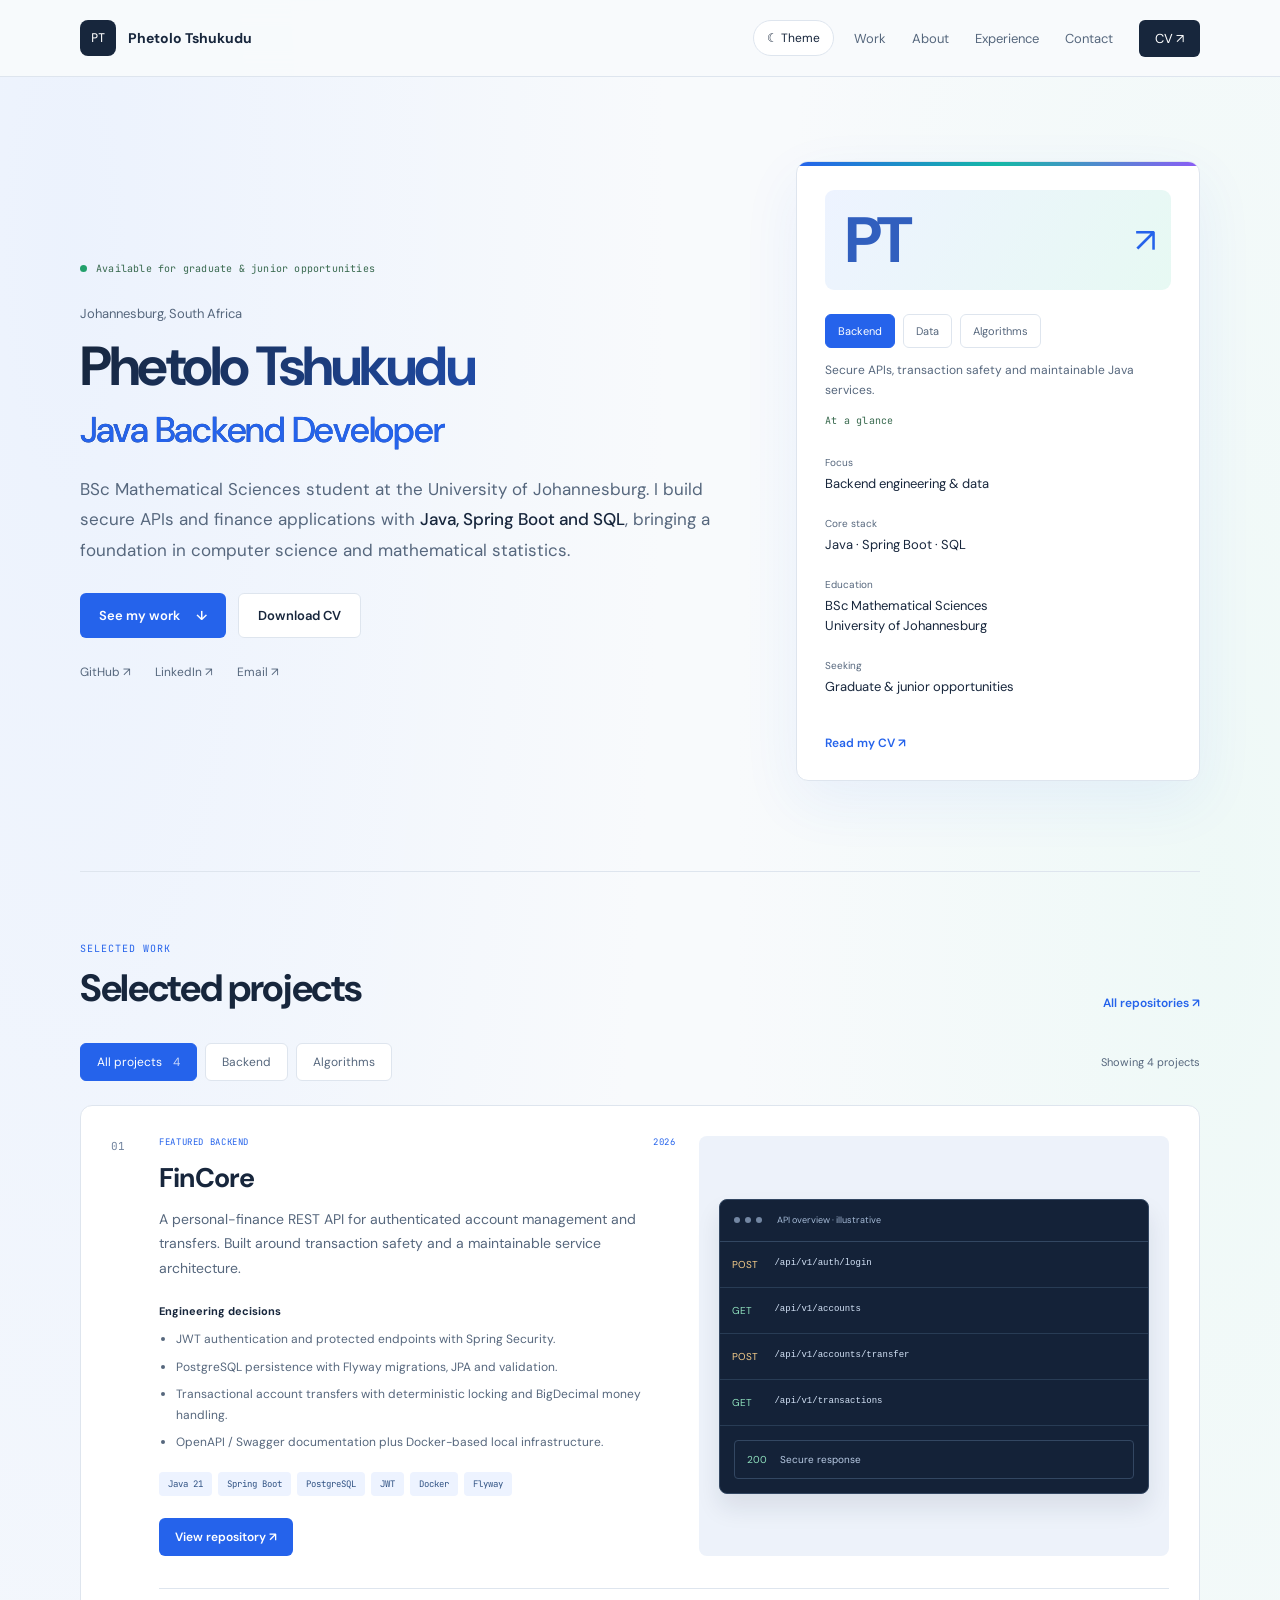
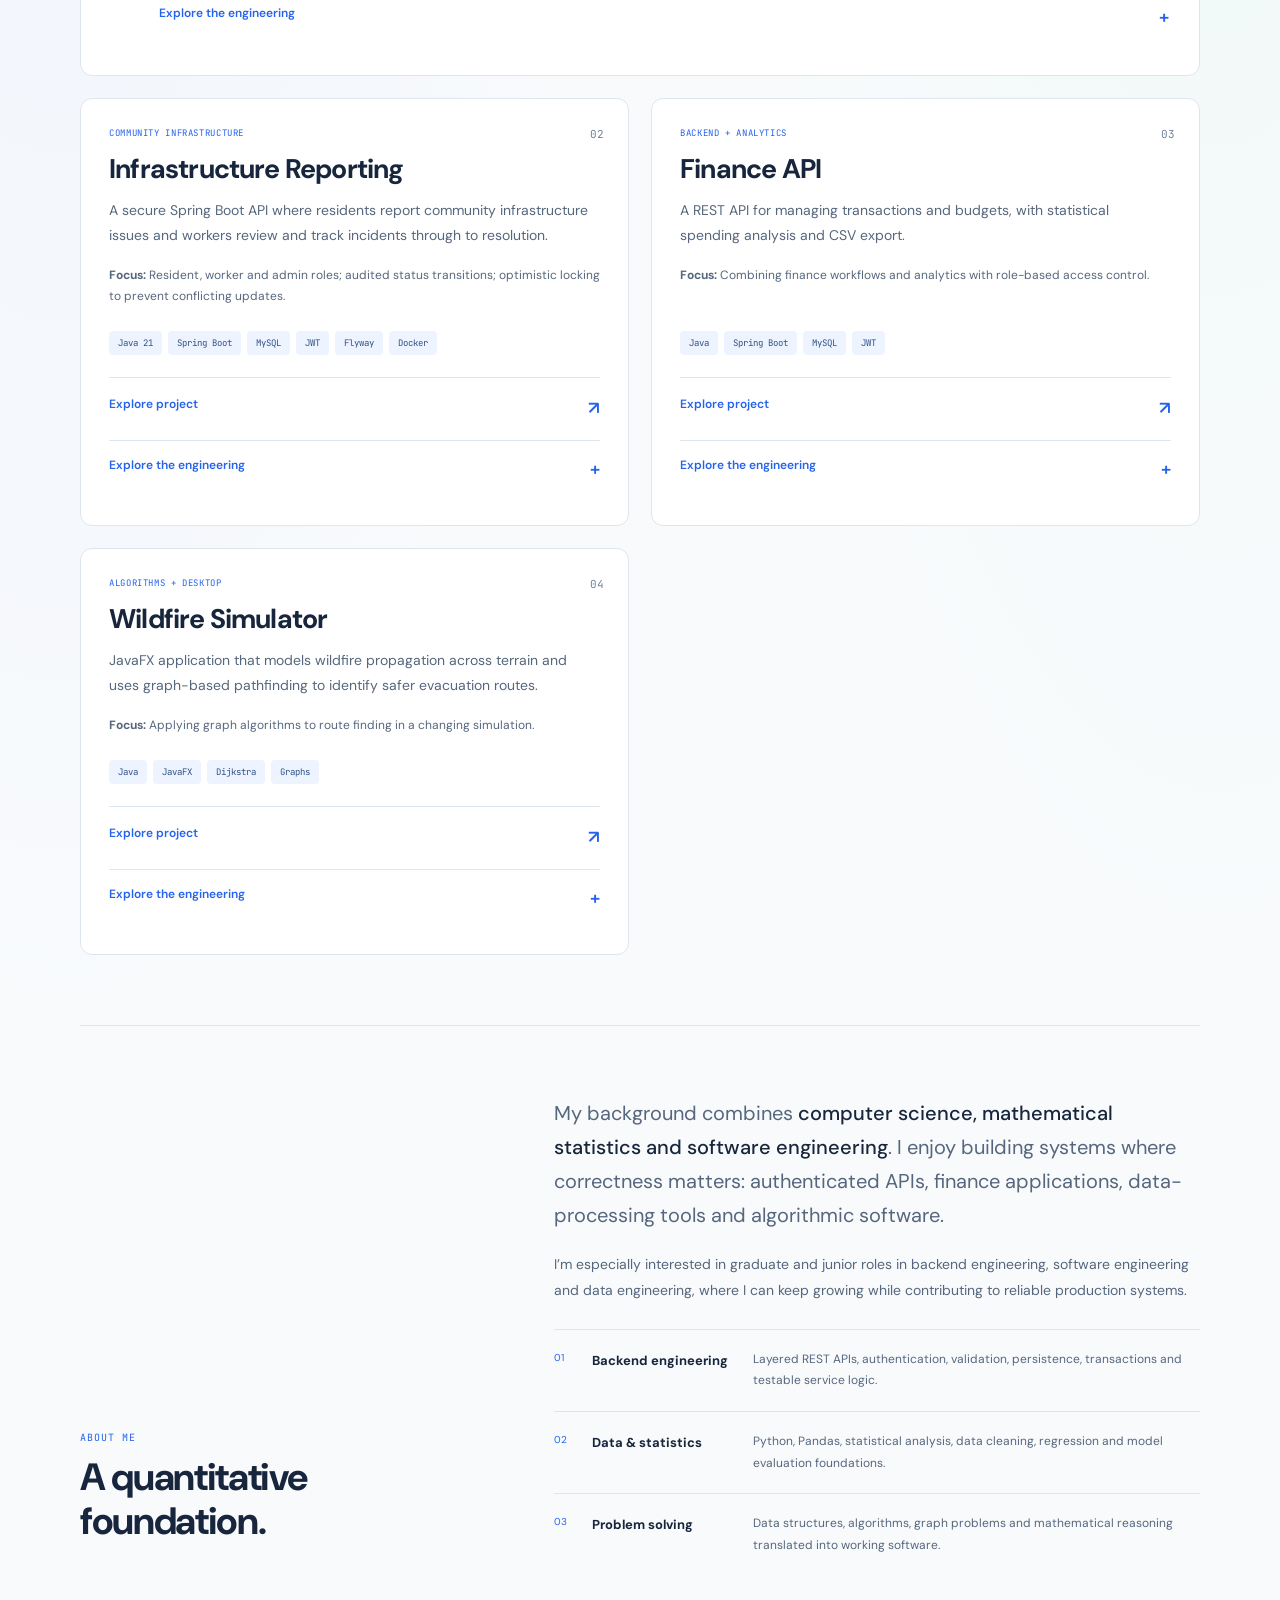
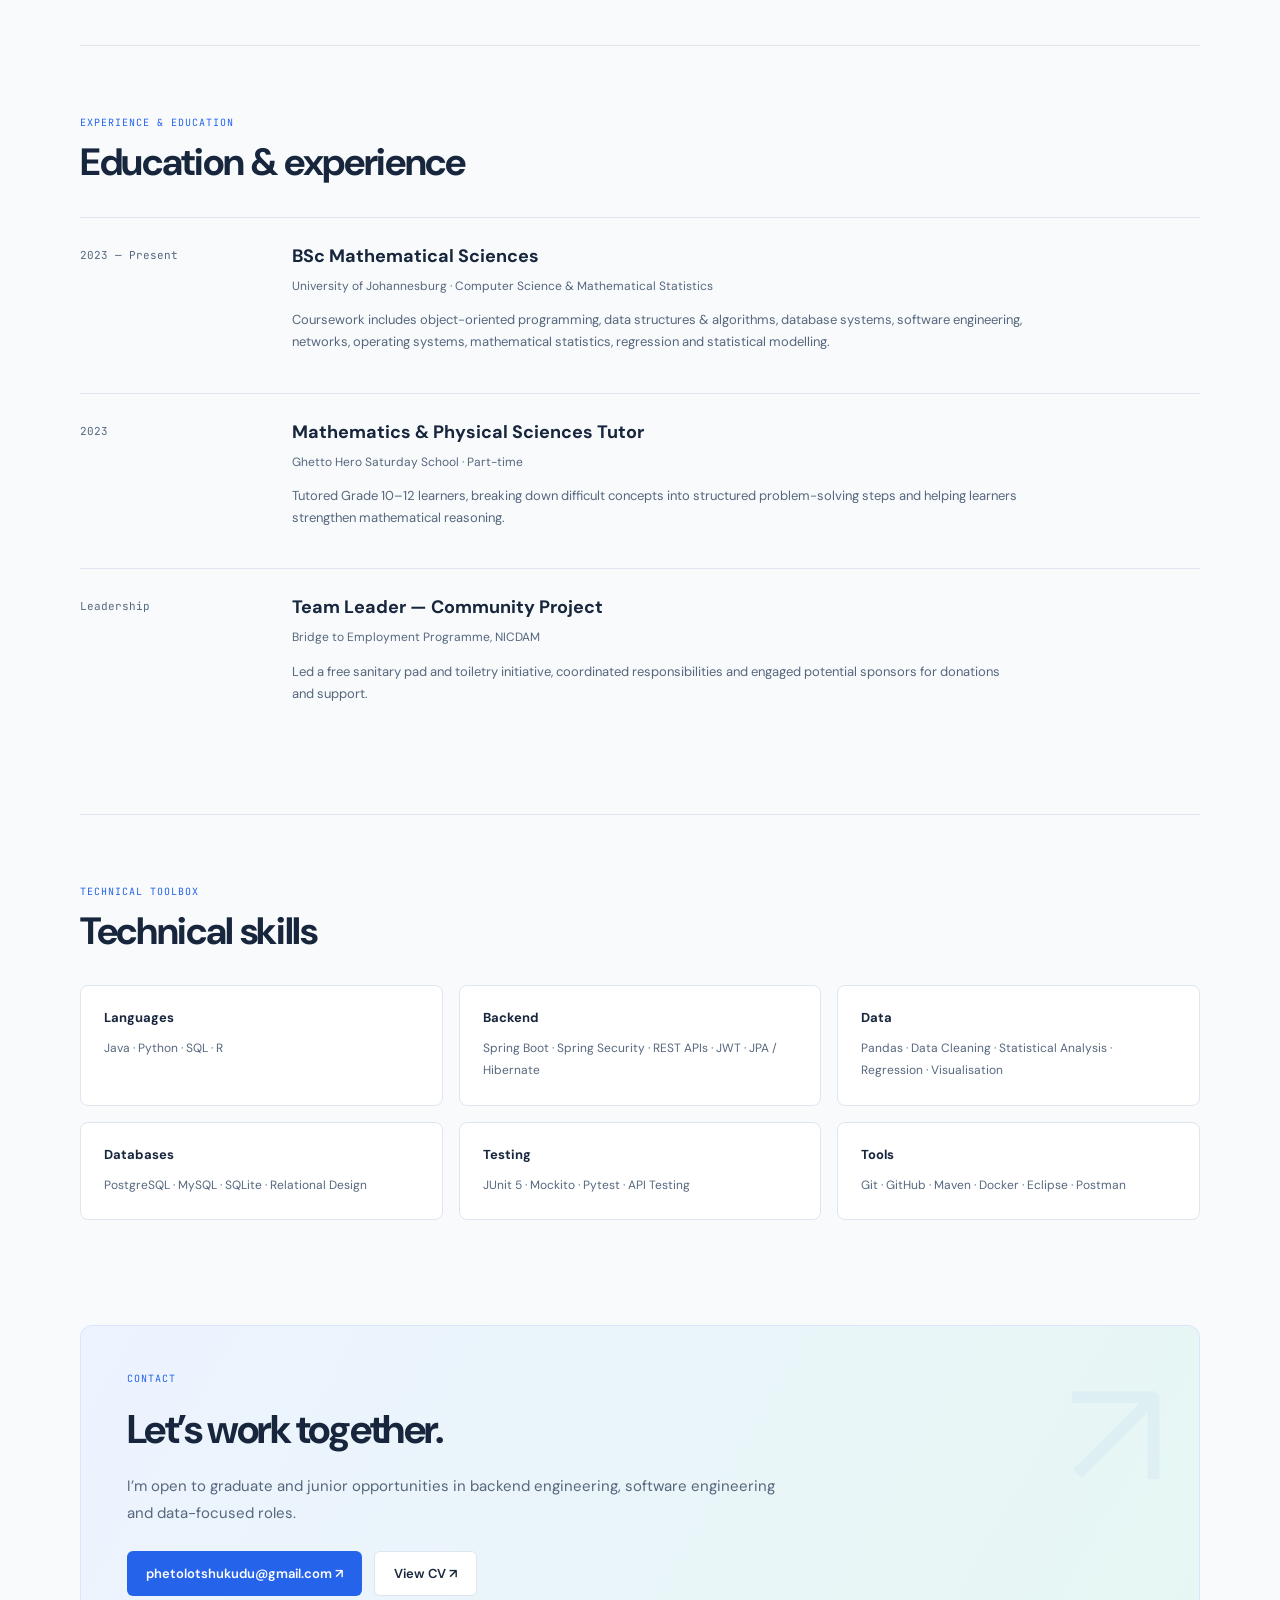
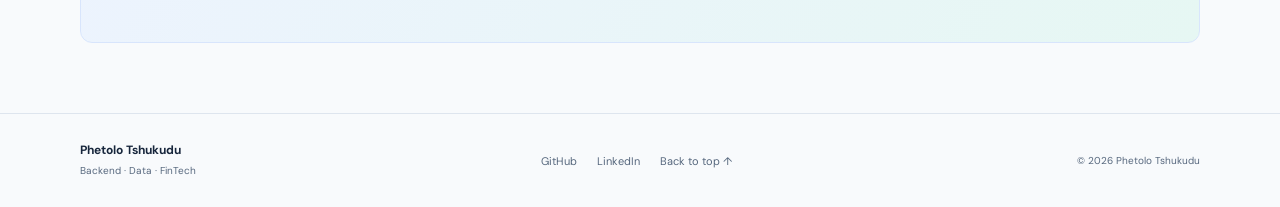
<file: index.html>
<!doctype html>
<html lang="en">
<head>
  <meta charset="utf-8">
  <meta name="viewport" content="width=device-width, initial-scale=1">
  <meta name="description" content="Portfolio of Phetolo Tshukudu — backend developer and data-focused Mathematical Sciences student building secure APIs, financial systems and algorithmic applications.">
  <meta name="theme-color" content="#f8fafc">
  <meta property="og:title" content="Phetolo Tshukudu — Backend & Data Portfolio">
  <meta property="og:description" content="Secure APIs, financial systems, data analysis and algorithmic applications.">
  <meta property="og:type" content="website">
  <title>Phetolo Tshukudu — Backend & Data Portfolio</title>
  <link rel="preconnect" href="https://fonts.googleapis.com">
  <link rel="preconnect" href="https://fonts.gstatic.com" crossorigin>
  <link href="https://fonts.googleapis.com/css2?family=DM+Sans:wght@400;500;600;700&family=JetBrains+Mono:wght@400;500;600&display=swap" rel="stylesheet">
  <link rel="stylesheet" href="styles.css">
  <script defer src="script.js"></script>
</head>
<body>
  <a class="skip-link" href="#main">Skip to content</a>

  <header class="site-header">
    <div class="shell nav-wrap">
      <a class="brand" href="#top" aria-label="Phetolo Tshukudu home"><span>PT</span><b>Phetolo Tshukudu</b></a>
      <button class="theme-toggle" type="button" aria-label="Switch to dark theme" aria-pressed="false">☾ <span>Theme</span></button><button class="nav-toggle" aria-label="Toggle navigation" aria-controls="primary-nav" aria-expanded="false">Menu</button>
      <nav id="primary-nav" class="nav" aria-label="Primary navigation">
        <a href="#work">Work</a>
        <a href="#about">About</a>
        <a href="#experience">Experience</a>
        <a href="#contact">Contact</a>
        <a class="nav-cta" href="assets/Phetolo_Tshukudu_CV.pdf" target="_blank" rel="noopener">CV ↗</a>
      </nav>
    </div>
  </header>

  <main id="main">
    <section class="hero shell" id="top">
      <div class="hero-copy reveal">
        <p class="eyebrow"><span class="status-dot"></span> Available for graduate & junior opportunities</p>
        <p class="hero-intro">Johannesburg, South Africa</p>
        <h1>Phetolo Tshukudu<span>Java Backend Developer</span></h1>
        <p class="lede">BSc Mathematical Sciences student at the University of Johannesburg. I build secure APIs and finance applications with <strong>Java, Spring Boot and SQL</strong>, bringing a foundation in computer science and mathematical statistics.</p>
        <div class="hero-actions">
          <a class="button primary" href="#work">See my work <span>↓</span></a>
          <a class="button ghost" href="assets/Phetolo_Tshukudu_CV.pdf" download>Download CV</a>
        </div>
        <div class="quick-links" aria-label="Profile links">
          <a href="https://github.com/phetolo-tshukudu" target="_blank" rel="noopener">GitHub ↗</a>
          <a href="https://linkedin.com/in/phetolo-tshukudu-96a8a8249" target="_blank" rel="noopener">LinkedIn ↗</a>
          <a href="mailto:phetolotshukudu@gmail.com">Email ↗</a>
        </div>
      </div>

      <aside class="profile-card" aria-label="At a glance">
        <div class="profile-monogram" aria-hidden="true">PT<span>↗</span></div><div class="focus-switch" aria-label="Explore my focus"><button type="button" class="selected" data-focus="backend" aria-pressed="true">Backend</button><button type="button" data-focus="data" aria-pressed="false">Data</button><button type="button" data-focus="algorithms" aria-pressed="false">Algorithms</button></div><p class="focus-description" aria-live="polite">Secure APIs, transaction safety and maintainable Java services.</p>
        <p class="eyebrow">At a glance</p>
        <dl><div><dt>Focus</dt><dd>Backend engineering &amp; data</dd></div><div><dt>Core stack</dt><dd>Java · Spring Boot · SQL</dd></div><div><dt>Education</dt><dd>BSc Mathematical Sciences<br>University of Johannesburg</dd></div><div><dt>Seeking</dt><dd>Graduate &amp; junior opportunities</dd></div></dl>
        <a class="text-link" href="assets/Phetolo_Tshukudu_CV.pdf" target="_blank" rel="noopener">Read my CV ↗</a>
      </aside>
    </section>



    <section class="section shell" id="work">
      <div class="section-heading reveal">
        <div>
          <p class="eyebrow">Selected work</p>
          <h2>Selected projects</h2>
        </div>
        <a class="text-link" href="https://github.com/phetolo-tshukudu?tab=repositories" target="_blank" rel="noopener">All repositories ↗</a>
      </div>

      <div class="project-filters" role="group" aria-label="Filter projects"><button type="button" class="selected" data-filter="all" aria-pressed="true">All projects <span>4</span></button><button type="button" data-filter="backend" aria-pressed="false">Backend</button><button type="button" data-filter="algorithms" aria-pressed="false">Algorithms</button><p class="filter-status" aria-live="polite">Showing 4 projects</p></div><article class="project feature reveal" data-category="backend">
        <div class="project-number">01</div>
        <div class="project-main">
          <div class="project-kicker"><span>Featured backend</span><span>2026</span></div>
          <h3>FinCore</h3>
          <p>A personal-finance REST API for authenticated account management and transfers. Built around transaction safety and a maintainable service architecture.</p>
          <p class="detail-label">Engineering decisions</p><ul class="project-points">
            <li>JWT authentication and protected endpoints with Spring Security.</li>
            <li>PostgreSQL persistence with Flyway migrations, JPA and validation.</li>
            <li>Transactional account transfers with deterministic locking and BigDecimal money handling.</li>
            <li>OpenAPI / Swagger documentation plus Docker-based local infrastructure.</li>
          </ul>
          <div class="tags"><span>Java 21</span><span>Spring Boot</span><span>PostgreSQL</span><span>JWT</span><span>Docker</span><span>Flyway</span></div>
          <div class="project-actions"><a class="button small primary" href="https://github.com/phetolo-tshukudu/fincore" target="_blank" rel="noopener">View repository ↗</a></div>
        </div>
        <div class="project-visual api-visual" aria-hidden="true">
          <div class="mini-window">
            <div class="mini-bar"><span></span><span></span><span></span><small>API overview · illustrative</small></div>
            <div class="endpoint"><em>POST</em><code>/api/v1/auth/login</code></div>
            <div class="endpoint"><em class="get">GET</em><code>/api/v1/accounts</code></div>
            <div class="endpoint"><em>POST</em><code>/api/v1/accounts/transfer</code></div>
            <div class="endpoint"><em class="get">GET</em><code>/api/v1/transactions</code></div>
            <div class="response"><span>200</span> Secure response</div>
          </div>
        </div>
      <details class="project-notes"><summary>Explore the engineering <span>+</span></summary><p>Account transfers bring correctness challenges: precise money representation, concurrent updates and consistent database state. This project uses BigDecimal, transactional service operations and deterministic locking to address those concerns.</p></details></article>

      <div class="project-grid">
        <article class="project card reveal" data-category="backend">
          <div class="project-number">02</div>
          <div class="project-kicker"><span>Community infrastructure</span></div>
          <h3>Infrastructure Reporting</h3>
          <p>A secure Spring Boot API where residents report community infrastructure issues and workers review and track incidents through to resolution.</p>
          <p class="project-detail"><strong>Focus:</strong> Resident, worker and admin roles; audited status transitions; optimistic locking to prevent conflicting updates.</p>
          <div class="tags"><span>Java 21</span><span>Spring Boot</span><span>MySQL</span><span>JWT</span><span>Flyway</span><span>Docker</span></div>
          <a class="card-link" href="https://github.com/phetolo-tshukudu/infrastructure-reporting" target="_blank" rel="noopener">Explore project <span>↗</span></a>
          <details class="project-notes"><summary>Explore the engineering <span>+</span></summary><p>Residents submit incidents with a category, description and coordinates. Workers and admins advance reports from reported to verified, in progress and resolved. Each change records its author and timestamp; optimistic locking rejects conflicting updates. The API also provides paginated filtering and incident analytics. Docker Compose runs the API and MySQL together, with database health checks and persistent storage.</p></details>
        </article>

        <article class="project card reveal" data-category="backend">
          <div class="project-number">03</div>
          <div class="project-kicker"><span>Backend + analytics</span></div>
          <h3>Finance API</h3>
          <p>A REST API for managing transactions and budgets, with statistical spending analysis and CSV export.</p>
          <p class="project-detail"><strong>Focus:</strong> Combining finance workflows and analytics with role-based access control.</p><div class="tags"><span>Java</span><span>Spring Boot</span><span>MySQL</span><span>JWT</span></div>
          <a class="card-link" href="https://github.com/phetolo-tshukudu/finance-api" target="_blank" rel="noopener">Explore project <span>↗</span></a>
        <details class="project-notes"><summary>Explore the engineering <span>+</span></summary><p>The project connects transaction and budget management with spending analysis. CSV export makes the data reusable, while role-based access control protects finance workflows.</p></details></article>

        <article class="project card reveal" data-category="algorithms">
          <div class="project-number">04</div>
          <div class="project-kicker"><span>Algorithms + desktop</span></div>
          <h3>Wildfire Simulator</h3>
          <p>JavaFX application that models wildfire propagation across terrain and uses graph-based pathfinding to identify safer evacuation routes.</p>
          <p class="project-detail"><strong>Focus:</strong> Applying graph algorithms to route finding in a changing simulation.</p><div class="tags"><span>Java</span><span>JavaFX</span><span>Dijkstra</span><span>Graphs</span></div>
          <a class="card-link" href="https://github.com/phetolo-tshukudu/Wildfire-Simulator" target="_blank" rel="noopener">Explore project <span>↗</span></a>
        <details class="project-notes"><summary>Explore the engineering <span>+</span></summary><p>The application combines a terrain-based wildfire model with graph-based route finding. Dijkstra’s algorithm provides a practical connection between mathematical reasoning and an interactive JavaFX application.</p></details></article>

      </div>
    </section>

    <section class="section split shell" id="about">
      <div class="section-heading sticky-heading reveal">
        <div>
          <p class="eyebrow">About me</p>
          <h2>A quantitative foundation.</h2>
        </div>
      </div>
      <div class="about-copy reveal">
        <p class="large-copy">My background combines <strong>computer science, mathematical statistics and software engineering</strong>. I enjoy building systems where correctness matters: authenticated APIs, finance applications, data-processing tools and algorithmic software.</p>
        <p>I’m especially interested in graduate and junior roles in backend engineering, software engineering and data engineering, where I can keep growing while contributing to reliable production systems.</p>

        <div class="capabilities">
          <div><span>01</span><h3>Backend engineering</h3><p>Layered REST APIs, authentication, validation, persistence, transactions and testable service logic.</p></div>
          <div><span>02</span><h3>Data & statistics</h3><p>Python, Pandas, statistical analysis, data cleaning, regression and model evaluation foundations.</p></div>
          <div><span>03</span><h3>Problem solving</h3><p>Data structures, algorithms, graph problems and mathematical reasoning translated into working software.</p></div>
        </div>
      </div>
    </section>

    <section class="section shell" id="experience">
      <div class="section-heading reveal">
        <div><p class="eyebrow">Experience & education</p><h2>Education &amp; experience</h2></div>
      </div>
      <div class="timeline">
        <article class="timeline-item reveal">
          <div class="timeline-date">2023 — Present</div>
          <div><h3>BSc Mathematical Sciences</h3><p class="muted">University of Johannesburg · Computer Science & Mathematical Statistics</p><p>Coursework includes object-oriented programming, data structures & algorithms, database systems, software engineering, networks, operating systems, mathematical statistics, regression and statistical modelling.</p></div>
        </article>
        <article class="timeline-item reveal">
          <div class="timeline-date">2023</div>
          <div><h3>Mathematics & Physical Sciences Tutor</h3><p class="muted">Ghetto Hero Saturday School · Part-time</p><p>Tutored Grade 10–12 learners, breaking down difficult concepts into structured problem-solving steps and helping learners strengthen mathematical reasoning.</p></div>
        </article>
        <article class="timeline-item reveal">
          <div class="timeline-date">Leadership</div>
          <div><h3>Team Leader — Community Project</h3><p class="muted">Bridge to Employment Programme, NICDAM</p><p>Led a free sanitary pad and toiletry initiative, coordinated responsibilities and engaged potential sponsors for donations and support.</p></div>
        </article>
      </div>
    </section>

    <section class="section shell stack-section">
      <div class="section-heading reveal"><div><p class="eyebrow">Technical toolbox</p><h2>Technical skills</h2></div></div>
      <div class="stack-grid reveal">
        <div><h3>Languages</h3><p>Java · Python · SQL · R</p></div>
        <div><h3>Backend</h3><p>Spring Boot · Spring Security · REST APIs · JWT · JPA / Hibernate</p></div>
        <div><h3>Data</h3><p>Pandas · Data Cleaning · Statistical Analysis · Regression · Visualisation</p></div>
        <div><h3>Databases</h3><p>PostgreSQL · MySQL · SQLite · Relational Design</p></div>
        <div><h3>Testing</h3><p>JUnit 5 · Mockito · Pytest · API Testing</p></div>
        <div><h3>Tools</h3><p>Git · GitHub · Maven · Docker · Eclipse · Postman</p></div>
      </div>
    </section>

    <section class="contact-section" id="contact">
      <div class="shell contact-card reveal">
        <p class="eyebrow">Contact</p>
        <h2>Let’s work together.</h2>
        <p>I’m open to graduate and junior opportunities in backend engineering, software engineering and data-focused roles.</p>
        <div class="hero-actions">
          <a class="button primary light" href="mailto:phetolotshukudu@gmail.com">phetolotshukudu@gmail.com ↗</a>
          <a class="button ghost light" href="assets/Phetolo_Tshukudu_CV.pdf" target="_blank" rel="noopener">View CV ↗</a>
        </div>
      </div>
    </section>
  </main>

  <button class="back-top" type="button" aria-label="Back to top">↑</button><div class="scroll-progress" aria-hidden="true"></div><footer class="footer">
    <div class="shell footer-inner">
      <div><strong>Phetolo Tshukudu</strong><span>Backend · Data · FinTech</span></div>
      <div class="footer-links"><a href="https://github.com/phetolo-tshukudu" target="_blank" rel="noopener">GitHub</a><a href="https://linkedin.com/in/phetolo-tshukudu-96a8a8249" target="_blank" rel="noopener">LinkedIn</a><a href="#top">Back to top ↑</a></div>
      <small>© <span id="year"></span> Phetolo Tshukudu</small>
    </div>
  </footer>
</body>
</html>
</file>
<file: styles.css>
:root{--bg:#f8fafc;--paper:#fff;--ink:#17263c;--muted:#56677d;--line:#dee5ee;--accent:#2563eb;--soft:#edf3ff}
*{box-sizing:border-box}html{scroll-behavior:smooth}body{margin:0;background:var(--bg);color:var(--ink);font-family:'DM Sans',sans-serif;-webkit-font-smoothing:antialiased}a{color:inherit}button{font:inherit}::selection{background:#dbeafe}.shell{width:min(1120px,calc(100% - 64px));margin-inline:auto}section[id]{scroll-margin-top:100px}a:focus-visible,button:focus-visible{outline:3px solid var(--accent);outline-offset:5px}.skip-link{position:fixed;top:-100px;left:16px;padding:12px;background:var(--ink);color:white;z-index:200}.skip-link:focus{top:16px}
.site-header{position:sticky;top:0;z-index:100;border-bottom:1px solid var(--line);background:#f8fafcef;backdrop-filter:blur(12px)}.nav-wrap{height:76px;display:flex;align-items:center;justify-content:space-between;gap:20px}.brand{display:flex;align-items:center;gap:12px;text-decoration:none;font-size:14px}.brand span{display:grid;place-items:center;width:36px;height:36px;background:var(--ink);color:white;border-radius:8px;font-family:'JetBrains Mono',monospace;font-size:12px}.nav{display:flex;align-items:center;gap:26px;font-size:13px}.nav a{text-decoration:none;color:var(--muted)}.nav a:hover,.nav a.active{color:var(--accent)}.nav .nav-cta{padding:10px 16px;background:var(--ink);color:white;border-radius:6px}.nav-toggle{display:none;border:1px solid var(--line);border-radius:6px;padding:10px;background:white;color:var(--ink)}
.hero{display:grid;grid-template-columns:1.6fr 1fr;gap:70px;align-items:center;padding-block:84px 90px}.eyebrow{font-family:'JetBrains Mono',monospace;text-transform:uppercase;font-size:10px;letter-spacing:.1em;color:var(--accent);margin:0 0 18px}.hero .eyebrow{color:#37684d;letter-spacing:.02em;font-size:10px;text-transform:none;display:flex;align-items:center;gap:9px}.status-dot{width:7px;height:7px;display:inline-block;background:#22a06b;border-radius:50%}.hero-intro{font-size:13px;color:var(--muted);margin:30px 0 14px}.hero h1{font-size:clamp(38px,4.3vw,58px);letter-spacing:-.05em;line-height:1.1;margin:0}.hero h1 span{display:block;color:var(--accent);font-size:clamp(24px,2.8vw,36px);letter-spacing:-.035em;margin-top:14px;font-weight:500}.lede{font-size:17px;line-height:1.8;color:var(--muted);margin:24px 0 28px}.lede strong{color:var(--ink);font-weight:500}.hero-actions{display:flex;flex-wrap:wrap;gap:12px}.button{display:inline-flex;align-items:center;justify-content:center;gap:16px;border-radius:6px;padding:13px 19px;font-size:13px;font-weight:600;text-decoration:none;transition:background .2s}.button.primary{background:var(--accent);color:#fff}.button.primary:hover{background:#1d4ed8}.button.ghost{background:var(--paper);border:1px solid var(--line)}.button.small{font-size:12px;padding:11px 16px}.quick-links{display:flex;gap:24px;margin-top:26px;font-size:12px}.quick-links a{color:var(--muted);text-decoration:none}.quick-links a:hover{color:var(--accent)}
.profile-card{background:var(--paper);border:1px solid var(--line);padding:28px;border-radius:12px;box-shadow:0 12px 40px #17263c06}.profile-monogram{height:100px;display:flex;align-items:center;justify-content:space-between;font-size:64px;letter-spacing:-.08em;font-weight:700;color:#b7c9e5;margin-bottom:24px;border-bottom:1px solid var(--line);padding-bottom:24px}.profile-monogram span{font-size:34px;color:var(--accent);font-weight:400}.profile-card dl{margin:0 0 22px}.profile-card dl div{padding:11px 0}.profile-card dt{font-size:10px;color:var(--muted);margin-bottom:5px}.profile-card dd{margin:0;font-size:13px;line-height:1.6}.text-link{font-size:12px;text-decoration:none;color:var(--accent);font-weight:600;white-space:nowrap}
.section{padding-block:70px;border-top:1px solid var(--line)}.section-heading{display:flex;align-items:end;justify-content:space-between;gap:20px;margin-bottom:32px}.section h2{font-size:clamp(28px,3vw,38px);line-height:1.15;letter-spacing:-.035em;margin:0}.section-heading .eyebrow{margin-bottom:12px}.project.feature{display:grid;grid-template-columns:24px 1.1fr 1fr;gap:24px;padding:30px;background:var(--paper);border:1px solid var(--line);border-radius:12px;margin-bottom:22px}.project-number{font-size:11px;font-family:'JetBrains Mono',monospace;color:#6f829d;padding-top:3px}.project-kicker{display:flex;justify-content:space-between;color:var(--accent);font-family:'JetBrains Mono',monospace;font-size:9px;text-transform:uppercase;letter-spacing:.07em}.project h3{font-size:27px;margin:12px 0;letter-spacing:-.03em}.project p{font-size:14px;line-height:1.75;color:var(--muted);margin:0}.project .detail-label{font-size:11px;color:var(--ink);font-weight:700;margin-top:22px}.project-points{padding-left:17px;color:var(--muted);font-size:12px;line-height:1.7;margin:8px 0 20px}.project-points li{margin-bottom:7px}.tags{display:flex;flex-wrap:wrap;gap:6px;margin-top:20px}.tags span{background:var(--soft);color:#315384;padding:6px 9px;border-radius:4px;font-family:'JetBrains Mono',monospace;font-size:9px}.project-actions{margin-top:22px}.project-visual{display:grid;place-items:center;background:#edf2fa;border-radius:8px;padding:20px;min-width:0}.mini-window{background:#142238;border:1px solid #334762;border-radius:8px;width:100%;overflow:hidden;box-shadow:0 14px 25px #14223818}.mini-bar{height:42px;display:flex;align-items:center;gap:5px;padding-inline:14px;border-bottom:1px solid #334762}.mini-bar span{width:6px;height:6px;background:#7387a3;border-radius:50%}.mini-bar small{font-size:9px;color:#a6bbd7;margin-left:10px}.endpoint{display:flex;gap:10px;padding:16px 12px;border-bottom:1px solid #283c55;font-size:10px}.endpoint em{color:#f6cd8a;font-style:normal;width:32px}.endpoint em.get{color:#8fe0bd}.endpoint code{color:#d4e3f7;font-size:9px}.response{margin:14px;padding:12px;border:1px solid #334762;color:#b9cbe4;font-size:10px;border-radius:4px}.response span{color:#8fe0bd;margin-right:10px}.project-grid{display:grid;grid-template-columns:1fr 1fr;gap:22px}.project.card{position:relative;display:flex;flex-direction:column;padding:28px;border:1px solid var(--line);border-radius:12px;background:var(--paper)}.project.card .project-number{position:absolute;top:25px;right:24px}.project.card .project-kicker{padding-right:28px}.project.card .project-detail{margin-top:18px;font-size:12px}.project.card .tags{margin-top:auto;padding-top:24px}.card-link{display:flex;justify-content:space-between;margin-top:22px;padding-top:18px;border-top:1px solid var(--line);font-size:12px;color:var(--accent);text-decoration:none;font-weight:600}.card-link span{font-size:18px}
.split{display:grid;grid-template-columns:1fr 1.6fr;gap:70px}.about-copy{color:var(--muted);font-size:14px;line-height:1.8}.large-copy{font-size:20px;line-height:1.7;margin-top:0}.large-copy strong{color:var(--ink);font-weight:500}.capabilities{margin-top:26px}.capabilities>div{display:grid;grid-template-columns:22px 145px 1fr;gap:16px;border-top:1px solid var(--line);padding:19px 0}.capabilities span{font-size:10px;color:var(--accent)}.capabilities h3{font-size:13px;color:var(--ink);margin:0}.capabilities p{font-size:12px;margin:0}.timeline-item{display:grid;grid-template-columns:180px 1fr;gap:32px;border-top:1px solid var(--line);padding:26px 0}.timeline-date{font-size:11px;color:var(--muted);font-family:'JetBrains Mono',monospace;padding-top:4px}.timeline h3{font-size:18px;margin:0 0 8px}.timeline p{color:var(--muted);font-size:13px;line-height:1.7;max-width:730px}.timeline .muted{font-size:12px;margin:0}.stack-grid{display:grid;grid-template-columns:repeat(3,1fr);gap:16px}.stack-grid>div{background:var(--paper);border:1px solid var(--line);border-radius:8px;padding:23px}.stack-grid h3{font-size:13px;margin:0 0 12px}.stack-grid p{font-size:12px;line-height:1.8;color:var(--muted);margin:0}
.contact-section{padding:35px 0 70px}.contact-card{background:#edf3ff;border:1px solid #d8e5fc;padding:46px;border-radius:12px}.contact-card h2{font-size:40px;letter-spacing:-.04em;margin:0}.contact-card>p:not(.eyebrow){font-size:15px;line-height:1.8;color:var(--muted);max-width:650px;margin:18px 0 24px}.footer{padding:28px 0;border-top:1px solid var(--line)}.footer-inner{display:flex;justify-content:space-between;align-items:center;gap:24px;flex-wrap:wrap}.footer strong{display:block;font-size:12px}.footer span,.footer small{font-size:10px;color:var(--muted)}.footer-links{display:flex;gap:20px;font-size:11px}.footer-links a{text-decoration:none;color:var(--muted)}
@media(max-width:940px){.hero{gap:32px;grid-template-columns:1.4fr 1fr}.hero h1{font-size:44px}.project.feature{grid-template-columns:22px 1fr}.project-visual{grid-column:2;min-height:260px}.split{grid-template-columns:1fr;gap:24px}.capabilities>div{grid-template-columns:22px 145px 1fr}.stack-grid{grid-template-columns:repeat(2,1fr)}}
@media(max-width:720px){.shell{width:calc(100% - 36px)}.nav-wrap{height:68px}.brand b{font-size:12px}.nav-toggle{display:block}.nav{display:none;position:absolute;top:68px;left:18px;right:18px;background:white;border:1px solid var(--line);padding:14px;border-radius:8px;box-shadow:0 15px 30px #17263c12;flex-direction:column;align-items:stretch;gap:3px}.nav.open{display:flex}.nav a{padding:12px}.nav-cta{text-align:center}.hero{grid-template-columns:1fr;padding-block:45px;gap:32px}.hero h1{font-size:clamp(34px,9vw,52px)}.hero h1 span{font-size:26px}.hero .eyebrow{font-size:9px}.lede{font-size:16px}.profile-card{padding:24px}.profile-monogram{height:75px;font-size:45px}.profile-card dl{display:grid;grid-template-columns:1fr 1fr;gap:14px}.section{padding-block:48px}.section-heading{align-items:start;flex-direction:column}.section h2{font-size:30px}.project.feature{grid-template-columns:1fr;padding:23px}.project.feature>.project-number{display:none}.project-visual{grid-column:auto}.project-grid{grid-template-columns:1fr}.project.card{padding:24px}.capabilities>div{grid-template-columns:20px 1fr}.capabilities p{grid-column:2}.timeline-item{grid-template-columns:1fr;gap:10px}.stack-grid{grid-template-columns:1fr}.contact-card{padding:28px}.contact-card h2{font-size:33px}.contact-card .button{max-width:100%;font-size:11px;overflow-wrap:anywhere}.footer-inner{align-items:start;flex-direction:column}.contact-section{padding-bottom:45px}}
@media(prefers-reduced-motion:reduce){html{scroll-behavior:auto}.button{transition:none}}

/* Interactive portfolio controls and visual depth. */
body{background-image:radial-gradient(ellipse at 5% 5%,#dce8ff70,transparent 35%),radial-gradient(ellipse at 95% 18%,#e0f7ef65,transparent 28%)}
.hero{position:relative}.hero h1{background:linear-gradient(110deg,var(--ink),var(--accent));background-clip:text;-webkit-background-clip:text;color:transparent}.profile-card{position:relative;overflow:hidden;box-shadow:0 20px 60px #2563eb12;transition:transform .25s,box-shadow .25s}.profile-card::before{content:'';position:absolute;height:4px;inset:0 0 auto;background:linear-gradient(90deg,#2563eb,#14b8a6,#8b5cf6)}.profile-card:hover{transform:translateY(-5px);box-shadow:0 26px 65px #2563eb20}.profile-monogram{background:linear-gradient(120deg,#edf3ff,#e7f9f3);border-radius:9px;padding:20px;border:0;color:#315fbe}
.theme-toggle{margin-left:auto;border:1px solid var(--line);background:var(--paper);color:var(--ink);border-radius:50px;padding:9px 13px;font-size:12px;cursor:pointer}.nav-toggle{cursor:pointer}.theme-toggle:hover{border-color:var(--accent)}.focus-switch,.project-filters{display:flex;gap:8px;flex-wrap:wrap}.focus-switch button,.project-filters button{cursor:pointer;border:1px solid var(--line);border-radius:6px;background:var(--paper);color:var(--muted);font:inherit;font-size:11px;padding:9px 12px;transition:background .2s,color .2s}.focus-switch button.selected,.project-filters button.selected{background:var(--accent);border-color:var(--accent);color:white}.focus-description{font-size:12px;line-height:1.7;color:var(--muted);min-height:42px}.project-filters{margin-bottom:24px;align-items:center}.project-filters button{font-size:12px;padding:10px 16px}.project-filters button span{margin-left:8px;opacity:.75}.filter-status{margin:0 0 0 auto;color:var(--muted);font-size:11px}.project{transition:transform .25s,border-color .25s,box-shadow .25s}.project:hover{border-color:#90afe6;box-shadow:0 16px 36px #17263c09}.project.card:hover{transform:translateY(-4px)}.project[hidden]{display:none}.project-notes{grid-column:2 / -1;border-top:1px solid var(--line);margin-top:8px}.project-notes summary{list-style:none;cursor:pointer;display:flex;justify-content:space-between;padding:16px 0;color:var(--accent);font-size:12px;font-weight:600}.project-notes summary::-webkit-details-marker{display:none}.project-notes summary span{font-size:18px;transition:transform .2s}.project-notes[open] summary span{transform:rotate(45deg)}.project .project-notes p{font-size:12px;padding-bottom:16px;max-width:780px}.project.card .project-notes{margin-top:20px}.mini-window{transition:transform .25s}.project:hover .mini-window{transform:translateY(-5px)}.contact-card{background:linear-gradient(120deg,var(--soft),#e6f7f3);position:relative;overflow:hidden}.contact-card::after{content:'↗';position:absolute;right:35px;top:5px;font-size:160px;color:#2563eb0c;pointer-events:none}.scroll-progress{position:fixed;left:0;top:0;height:3px;background:linear-gradient(90deg,#2563eb,#14b8a6);width:0;z-index:200}.back-top{position:fixed;bottom:24px;right:24px;width:42px;height:42px;border-radius:50%;background:var(--accent);border:0;color:white;cursor:pointer;box-shadow:0 6px 20px #2563eb40;z-index:80;visibility:hidden;opacity:0;transition:opacity .2s}.back-top.show{visibility:visible;opacity:1}.reveal.visible{animation:reveal-in .6s ease both}@keyframes reveal-in{from{opacity:.55;transform:translateY(18px)}to{opacity:1;transform:none}}
html[data-theme=dark]{--bg:#101827;--paper:#172236;--ink:#e5edf9;--muted:#adbed6;--line:#30415a;--accent:#78a8ff;--soft:#203454;color-scheme:dark}html[data-theme=dark] body{background-image:radial-gradient(ellipse at 10% 0,#2563eb20,transparent 40%)}html[data-theme=dark] .site-header{background:#101827ee}html[data-theme=dark] .profile-monogram{background:linear-gradient(120deg,#263f68,#214b48);color:#a4c7ff}html[data-theme=dark] .hero .eyebrow{color:#89dbba}html[data-theme=dark] .button.primary,html[data-theme=dark] button.selected{color:#101827}html[data-theme=dark] .nav .nav-cta{background:#263d5e}html[data-theme=dark] .project-visual{background:#203454}html[data-theme=dark] .tags span{color:#b7d2fb}html[data-theme=dark] .contact-card{background:linear-gradient(120deg,#203454,#1c3a38);border-color:var(--line)}
@media(max-width:720px){.theme-toggle span{display:none}.theme-toggle{padding:9px 12px;font-size:18px}.nav-wrap{gap:12px}html[data-theme=dark] .nav{background:var(--paper)}.filter-status{width:100%;margin-top:6px}.project-notes{grid-column:auto}.contact-card::after{display:none}.back-top{right:16px;bottom:16px}.profile-card:hover,.project.card:hover{transform:none}}
@media(prefers-reduced-motion:reduce){.reveal.visible{animation:none}.profile-card,.project,.mini-window,.back-top,.project-notes summary span{transition:none}.profile-card:hover,.project.card:hover,.project:hover .mini-window{transform:none}}
html[data-theme=dark] .brand span{background:#263d5e;color:#e5edf9}html[data-theme=dark] .nav-toggle{background:var(--paper);color:var(--ink)}html[data-theme=dark] .button.primary:hover{background:#a7c7ff}
</file>
